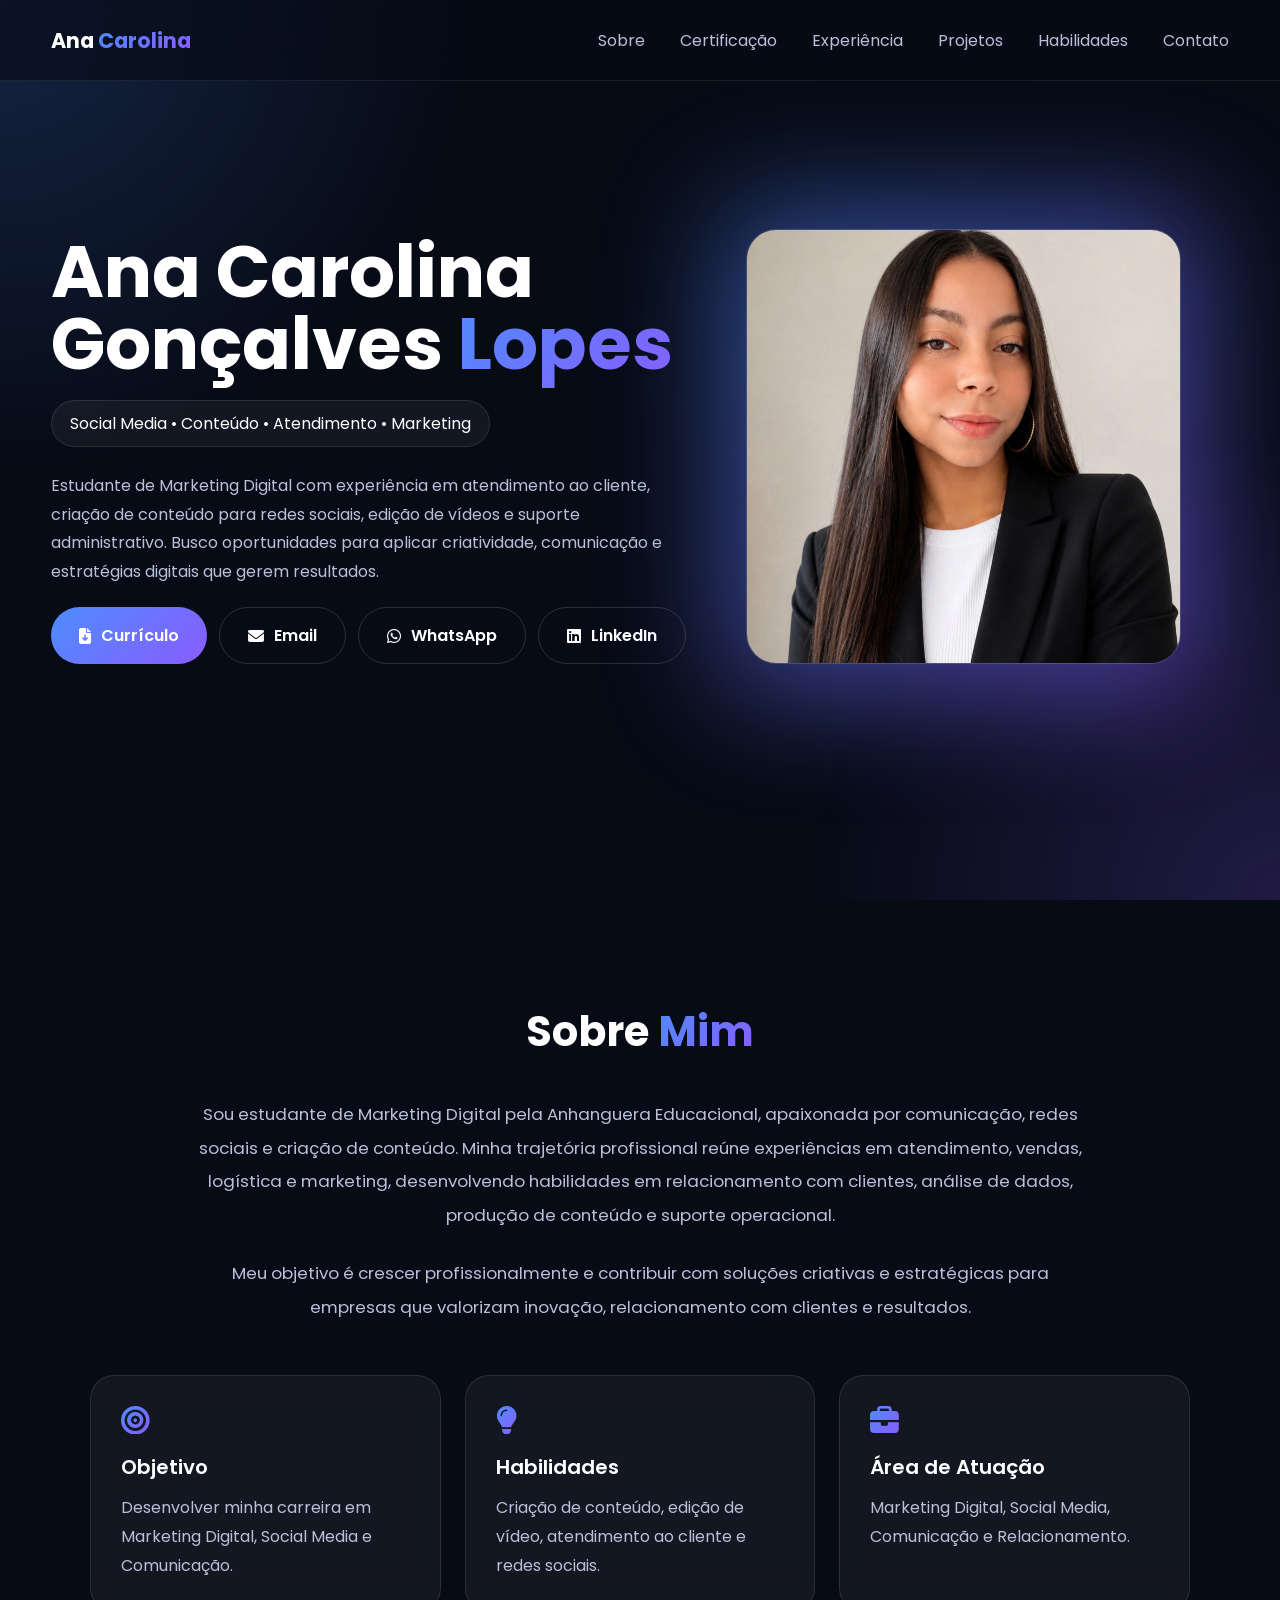
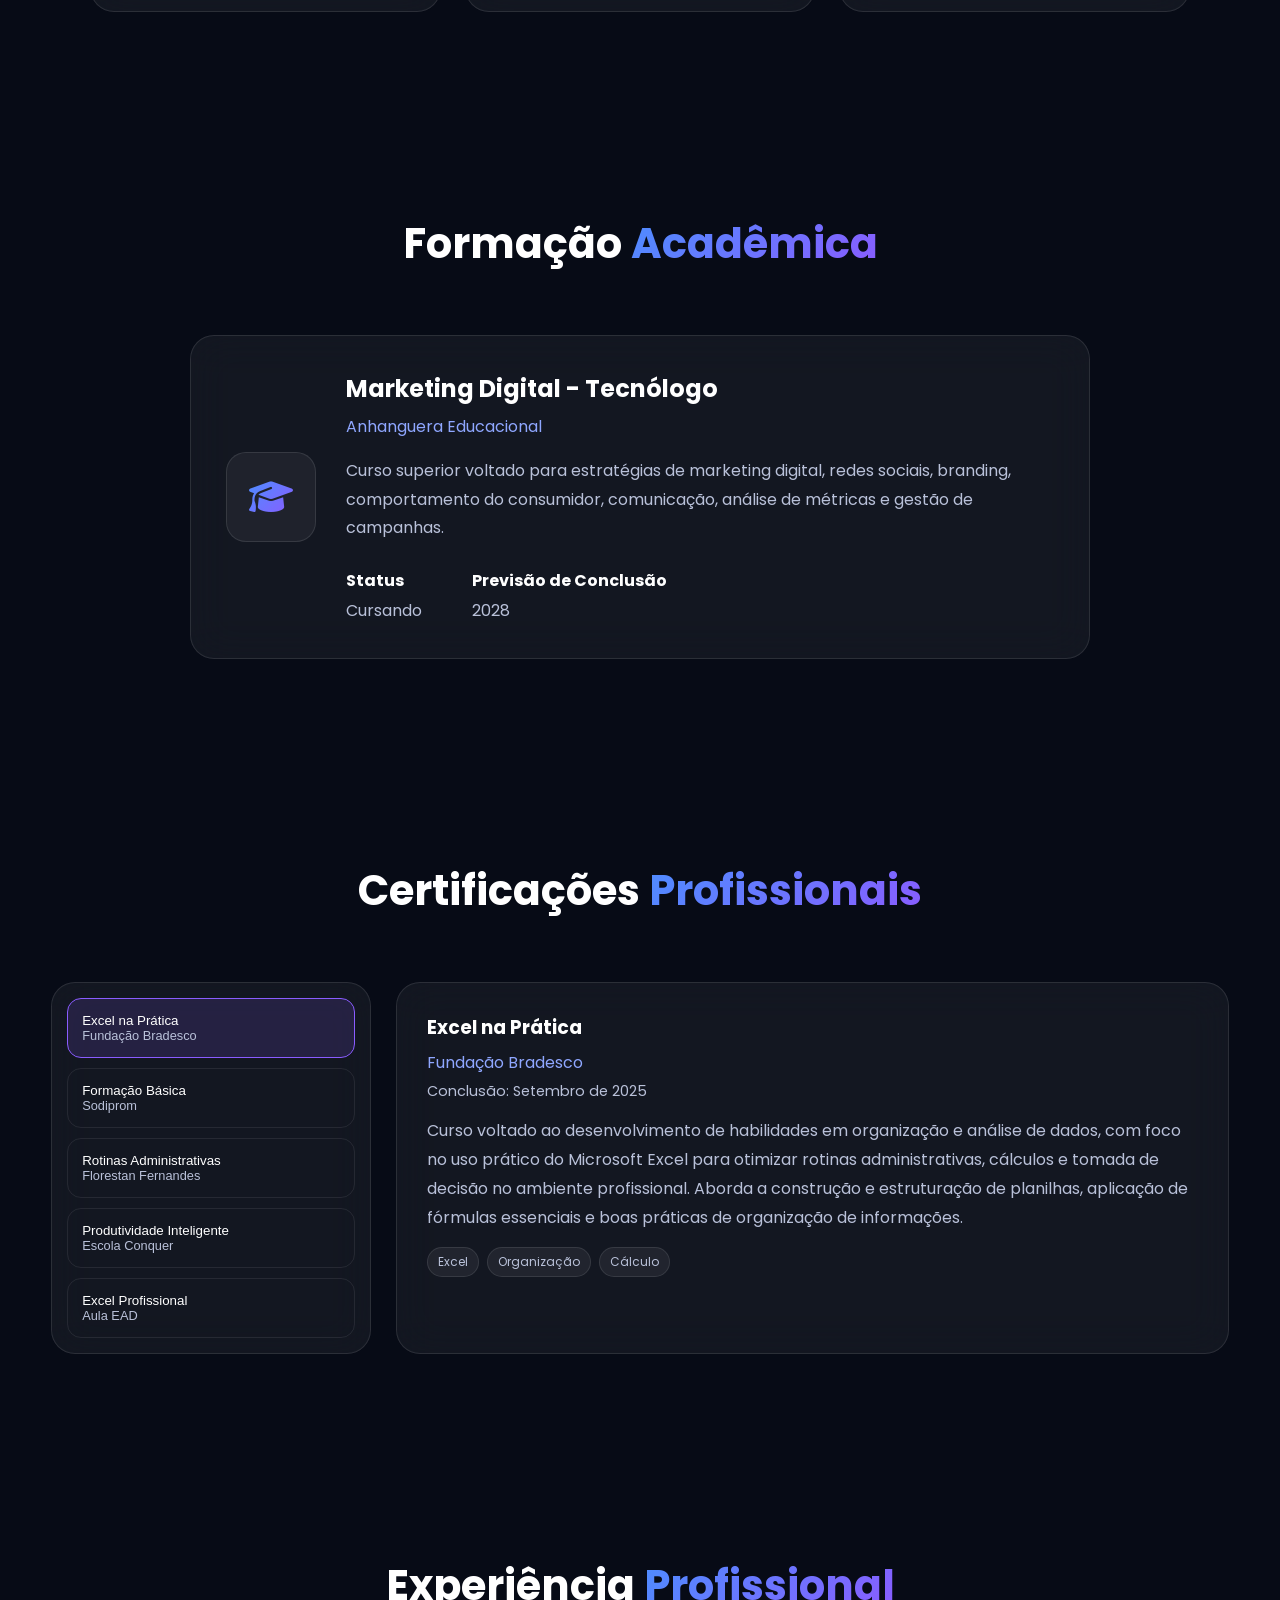
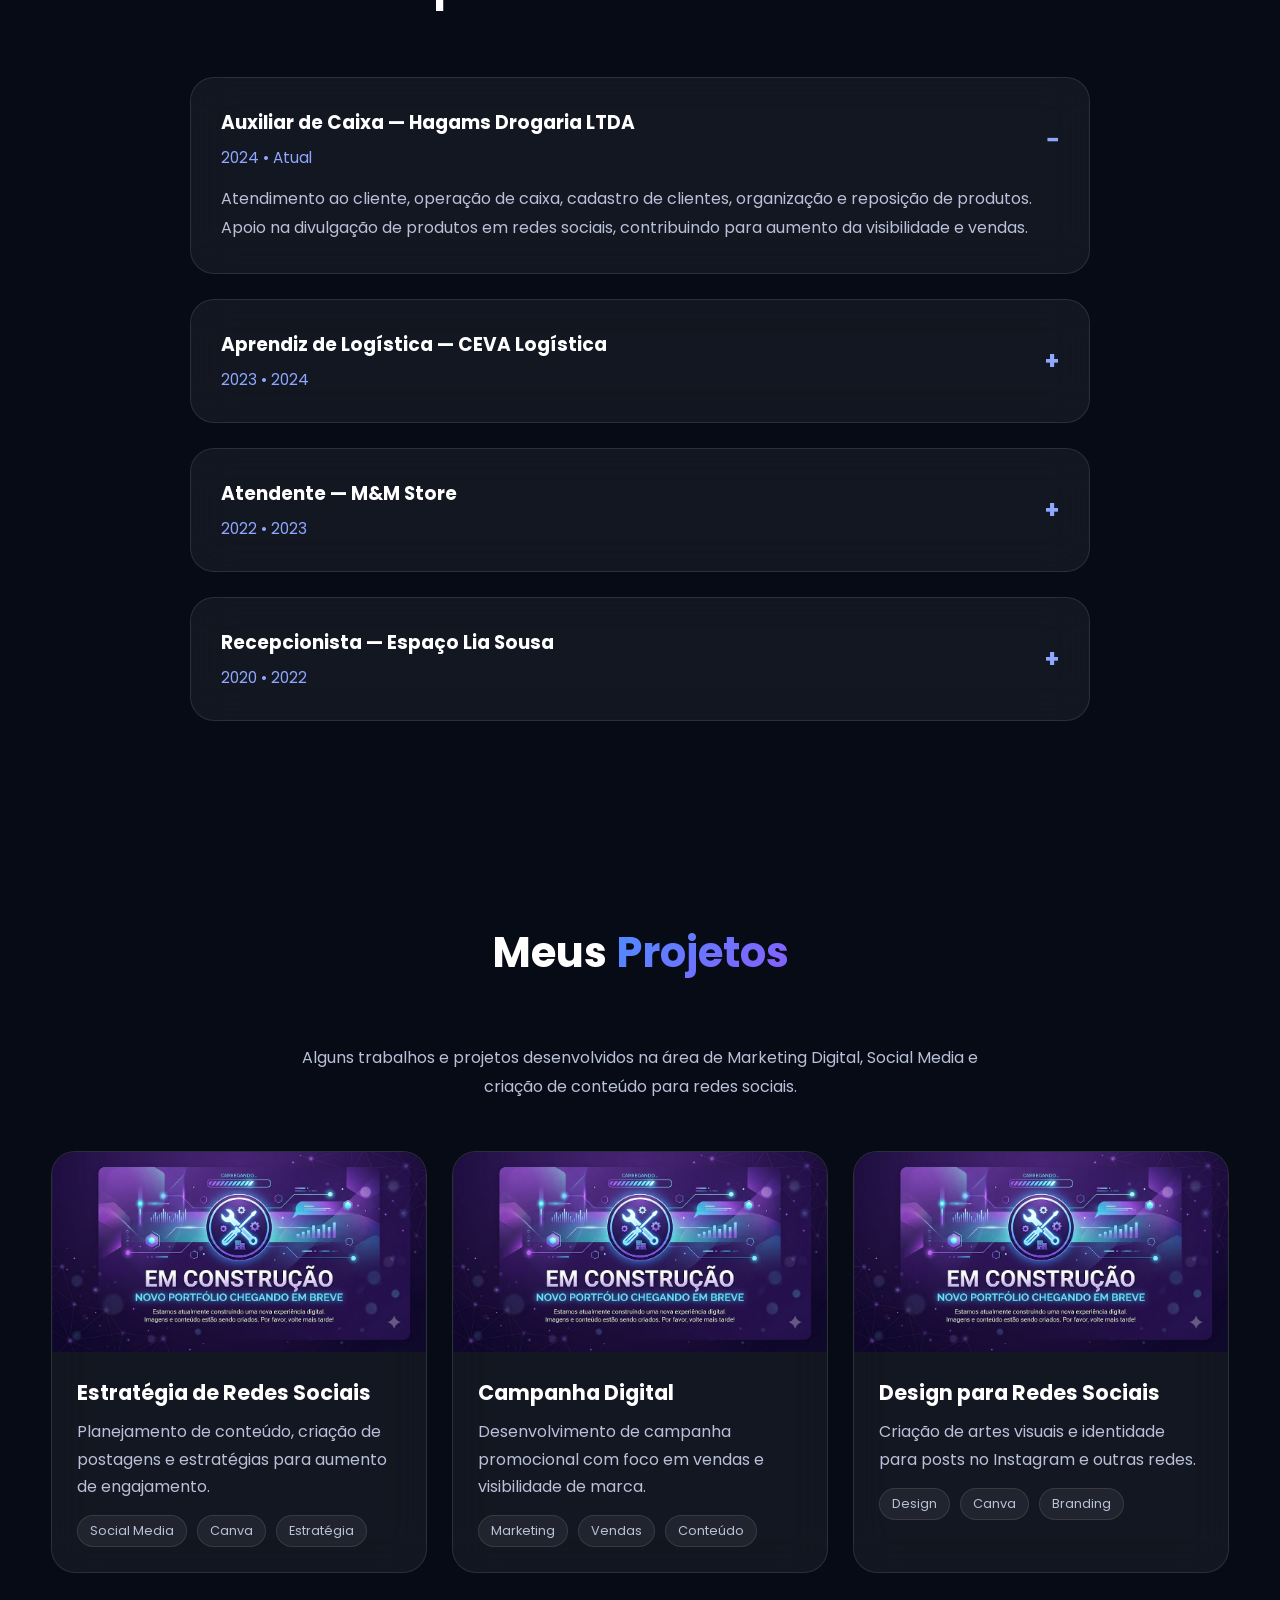
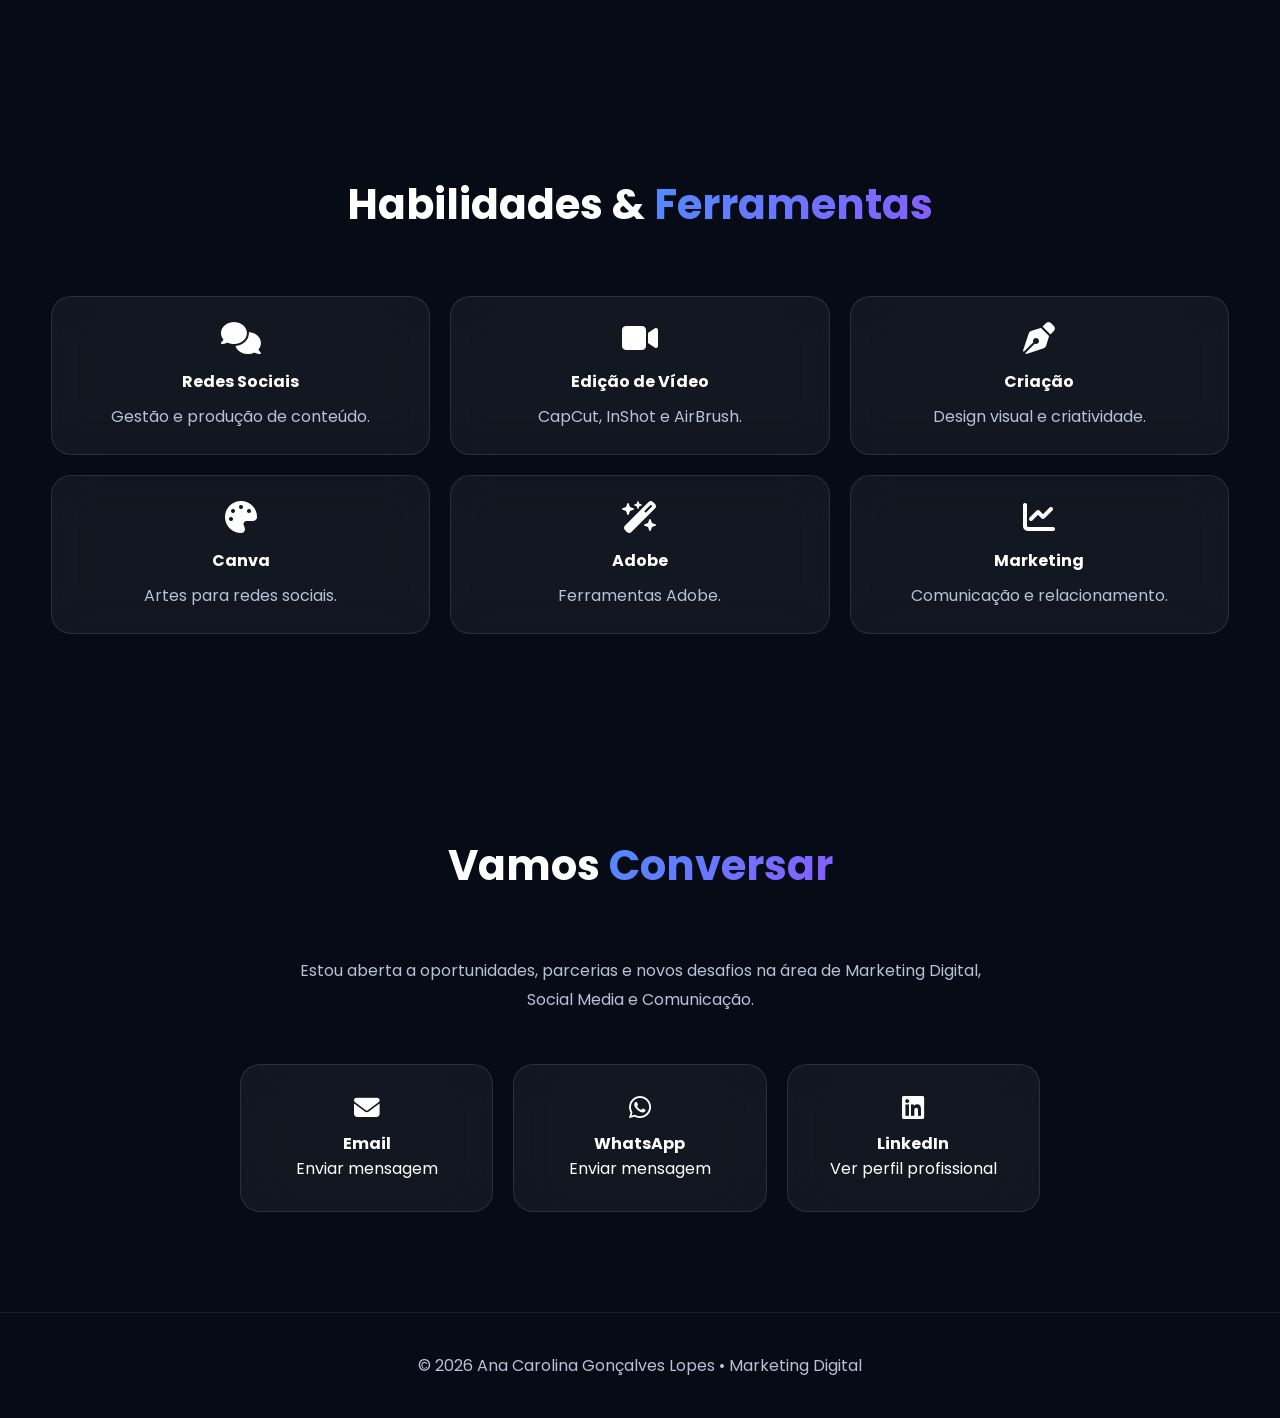
<file: index.html>
<!DOCTYPE html>
<html lang="pt-BR">

<head>
    <meta charset="UTF-8">
    <meta name="viewport" content="width=device-width, initial-scale=1.0">

    <title>Ana Carolina | Marketing Digital</title>

    <link rel="preconnect" href="https://fonts.googleapis.com">
    <link rel="preconnect" href="https://fonts.gstatic.com" crossorigin>

    <link href="https://fonts.googleapis.com/css2?family=Poppins:wght@300;400;500;600;700;800&display=swap"
        rel="stylesheet">

    <link rel="stylesheet" href="https://cdnjs.cloudflare.com/ajax/libs/font-awesome/6.5.2/css/all.min.css">

    <link rel="icon" type="image/png" href="uploads/img/favicon.png">

    <link rel="stylesheet" href="style.css">

</head>

<body>

    <header class="header">

        <div class="container nav">

            <a href="#" class="logo">
                Ana<span> Carolina</span>
            </a>

            <nav>

                <ul class="nav-links">

                    <li>
                        <a href="#about">Sobre</a>
                    </li>

                    <li>
                        <a href="#education">Certificação</a>
                    </li>

                    <li>
                        <a href="#experience">Experiência</a>
                    </li>

                    <li>
                        <a href="#projects">Projetos</a>
                    </li>

                    <li>
                        <a href="#skills">Habilidades</a>
                    </li>

                    <li>
                        <a href="#contact">Contato</a>
                    </li>

                </ul>

            </nav>

        </div>

    </header>


    <section class="hero">

        <div class="container">

            <div class="hero-grid">

                <div>
                    <h1>
                        Ana Carolina Gonçalves <span class="gradient">Lopes</span>
                    </h1>

                    <div class="badge">
                        Social Media • Conteúdo • Atendimento • Marketing
                    </div>

                    <p>
                        Estudante de Marketing Digital com experiência em atendimento ao cliente,
                        criação de conteúdo para redes sociais, edição de vídeos e suporte
                        administrativo. Busco oportunidades para aplicar criatividade,
                        comunicação e estratégias digitais que gerem resultados.
                    </p>

                    <div class="buttons">

                        <a href="./uploads/curriculo/Curriculo-AnaCarolina.pdf" download class="btn btn-primary">
                            <i class="fa-solid fa-file-arrow-down"></i>
                            Currículo
                        </a>

                        <a href="mailto:analopes3108@gmail.com" class="btn btn-secondary">
                            <i class="fa-solid fa-envelope"></i>
                            Email
                        </a>

                        <a href="https://wa.me/5511933478019" class="btn btn-secondary">
                            <i class="fab fa-whatsapp"></i>
                            WhatsApp
                        </a>

                        <a href="https://www.linkedin.com/in/analopes31/" class="btn btn-secondary">
                            <i class="fab fa-linkedin"></i>
                            LinkedIn
                        </a>

                    </div>

                </div>

                <div class="photo-wrapper">
                    <img src="uploads/img/foto.png" class="photo" alt="Ana Carolina Gonçalves Lopes">
                </div>

            </div>

        </div>

    </section>

    <section id="about">

        <div class="container">

            <div class="about">

                <h2 class="section-title">
                    Sobre <span class="gradient">Mim</span>
                </h2>

                <p class="about-text">
                    Sou estudante de Marketing Digital pela Anhanguera Educacional,
                    apaixonada por comunicação, redes sociais e criação de conteúdo.
                    Minha trajetória profissional reúne experiências em atendimento,
                    vendas, logística e marketing, desenvolvendo habilidades em
                    relacionamento com clientes, análise de dados, produção de conteúdo
                    e suporte operacional.
                </p>

                <p class="about-text">
                    Meu objetivo é crescer profissionalmente e contribuir com soluções
                    criativas e estratégicas para empresas que valorizam inovação,
                    relacionamento com clientes e resultados.
                </p>

                <div class="about-highlights">

                    <div class="about-card glass">
                        <i class="fa-solid fa-bullseye"></i>

                        <h3>Objetivo</h3>

                        <p>
                            Desenvolver minha carreira em Marketing Digital,
                            Social Media e Comunicação.
                        </p>
                    </div>

                    <div class="about-card glass">
                        <i class="fa-solid fa-lightbulb"></i>

                        <h3>Habilidades</h3>

                        <p>
                            Criação de conteúdo, edição de vídeo,
                            atendimento ao cliente e redes sociais.
                        </p>
                    </div>

                    <div class="about-card glass">
                        <i class="fa-solid fa-briefcase"></i>

                        <h3>Área de Atuação</h3>

                        <p>
                            Marketing Digital, Social Media,
                            Comunicação e Relacionamento.
                        </p>
                    </div>

                </div>

            </div>

        </div>

    </section>

    <section id="education">

        <div class="container">

            <h2 class="section-title">
                Formação <span class="gradient">Acadêmica</span>
            </h2>

            <div class="education-card glass">
                <div class="education-icon">
                    <i class="fa-solid fa-graduation-cap"></i>
                </div>

            <div class="education-content">
                <h3>Marketing Digital - Tecnólogo</h3>
                <span class="education-school"> Anhanguera Educacional </span>
                <p> Curso superior voltado para estratégias de marketing digital, redes sociais, branding, comportamento do
                    consumidor, comunicação, análise de métricas e gestão de campanhas. </p>
                <div class="education-info">
                    <div> <strong>Status</strong> <span>Cursando</span> </div>
                    <div> <strong>Previsão de Conclusão</strong> <span>2028</span>

                    </div>
                </div>
            </div>
        </div>
    </section>

    <section id="courses">

        <div class="container">

            <h2 class="section-title">
                Certificações <span class="gradient">Profissionais</span>
            </h2>

            <div class="cert-container">

                <!-- LISTA -->
                <div class="cert-list glass">

                    <button class="cert-item active" onclick="showCert(0)">
                        Excel na Prática
                        <span>Fundação Bradesco</span>
                    </button>

                    <button class="cert-item" onclick="showCert(1)">
                        Formação Básica
                        <span>Sodiprom</span>
                    </button>

                    <button class="cert-item" onclick="showCert(2)">
                        Rotinas Administrativas
                        <span>Florestan Fernandes</span>
                    </button>

                    <button class="cert-item" onclick="showCert(3)">
                        Produtividade Inteligente
                        <span>Escola Conquer</span>
                    </button>

                    <button class="cert-item" onclick="showCert(4)">
                        Excel Profissional
                        <span>Aula EAD</span>
                    </button>

                </div>

                <!-- DETALHE -->
                <div class="cert-detail glass" id="certDetail">

                    <h3>Excel na Prática</h3>
                    <p class="cert-org">Fundação Bradesco</p>
                    <p class="cert-date">Conclusão: Setembro de 2025</p>

                    <p class="cert-desc">
                        Curso voltado ao desenvolvimento de habilidades em organização e análise de dados, com foco no uso prático do Microsoft Excel para otimizar rotinas administrativas, cálculos e tomada de decisão no ambiente profissional. Aborda a construção e estruturação de planilhas, aplicação de fórmulas essenciais e boas práticas de organização de informações.
                    </p>

                    <div class="cert-tags">
                        <span>Excel</span>
                        <span>Organização</span>
                        <span>Cálculo</span>
                    </div>

                </div>

            </div>

        </div>

    </section>

    <section id="experience">

        <div class="container">

            <h2 class="section-title">
                Experiência <span class="gradient">Profissional</span>
            </h2>

            <div class="timeline">

                <details class="timeline-item glass" open>
                    <summary>
                        <div>
                            <h3>Auxiliar de Caixa — Hagams Drogaria LTDA</h3>
                            <span>2024 • Atual</span>
                        </div>
                    </summary>

                    <p>
                        Atendimento ao cliente, operação de caixa, cadastro de clientes,
                        organização e reposição de produtos. Apoio na divulgação de produtos
                        em redes sociais, contribuindo para aumento da visibilidade e vendas.
                    </p>
                </details>

                <details class="timeline-item glass">
                    <summary>
                        <div>
                            <h3>Aprendiz de Logística — CEVA Logística</h3>
                            <span>2023 • 2024</span>
                        </div>
                    </summary>

                    <p>
                        Análise de demandas de clientes, atualização de bases de dados,
                        acompanhamento de KPIs, gestão de processos de extravio,
                        análise documental, relacionamento com transportadoras
                        e pesquisas de satisfação.
                    </p>
                </details>

                <details class="timeline-item glass">
                    <summary>
                        <div>
                            <h3>Atendente — M&M Store</h3>
                            <span>2022 • 2023</span>
                        </div>
                    </summary>

                    <p>
                        Atendimento ao cliente, vendas, organização de estoque,
                        controle e arquivamento de fichas, reposição de mercadorias
                        e organização da loja.
                    </p>
                </details>

                <details class="timeline-item glass">
                    <summary>
                        <div>
                            <h3>Recepcionista — Espaço Lia Sousa</h3>
                            <span>2020 • 2022</span>
                        </div>
                    </summary>

                    <p>
                        Recepção e atendimento ao cliente, agendamento de horários,
                        suporte aos profissionais da área de beleza, divulgação de serviços
                        e criação de vídeos para redes sociais.
                    </p>
                </details>

            </div>


        </div>

    </section>

    <section id="projects">

        <div class="container">

            <h2 class="section-title">
                Meus <span class="gradient">Projetos</span>
            </h2>

            <p class="contact-description">
                Alguns trabalhos e projetos desenvolvidos na área de Marketing Digital,
                Social Media e criação de conteúdo para redes sociais.
            </p>

            <div class="projects-grid">

                <a href="uploads/projetos/projeto1.html" class="project-card glass">

                    <img src="uploads/projetos/img/capa/projeto1.jpg" alt="Gestão de Instagram">

                    <div class="project-content">
                        <h3>Estratégia de Redes Sociais</h3>
                        <p>
                            Planejamento de conteúdo, criação de postagens e estratégias para aumento de engajamento.
                        </p>

                        <div class="project-tags">
                            <span>Social Media</span>
                            <span>Canva</span>
                            <span>Estratégia</span>
                        </div>
                    </div>

                </a>

                <a href="uploads/projetos/projeto2.html" class="project-card glass">

                    <img src="uploads/projetos/img/capa/projeto2.jpg" alt="Campanha Digital">

                    <div class="project-content">
                        <h3>Campanha Digital</h3>
                        <p>
                            Desenvolvimento de campanha promocional com foco em vendas e visibilidade de marca.
                        </p>

                        <div class="project-tags">
                            <span>Marketing</span>
                            <span>Vendas</span>
                            <span>Conteúdo</span>
                        </div>
                    </div>

                </a>

                <a href="uploads/projetos/projeto3.html" class="project-card glass">

                    <img src="uploads/projetos/img/capa/projeto3.jpg" alt="Design para Redes Sociais">

                    <div class="project-content">
                        <h3>Design para Redes Sociais</h3>
                        <p>
                            Criação de artes visuais e identidade para posts no Instagram e outras redes.
                        </p>

                        <div class="project-tags">
                            <span>Design</span>
                            <span>Canva</span>
                            <span>Branding</span>
                        </div>
                    </div>

                </a>

            </div>

        </div>

    </section>

    <section id="skills">

        <div class="container">

            <h2 class="section-title">
                Habilidades & <span class="gradient">Ferramentas</span>
            </h2>

            <div class="skills">

                <div class="skill glass">
                    <i class="fa-solid fa-comments"></i>
                    <h4>Redes Sociais</h4>
                    <p>Gestão e produção de conteúdo.</p>
                </div>

                <div class="skill glass">
                    <i class="fa-solid fa-video"></i>
                    <h4>Edição de Vídeo</h4>
                    <p>CapCut, InShot e AirBrush.</p>
                </div>

                <div class="skill glass">
                    <i class="fa-solid fa-pen-nib"></i>
                    <h4>Criação</h4>
                    <p>Design visual e criatividade.</p>
                </div>

                <div class="skill glass">
                    <i class="fa-solid fa-palette"></i>
                    <h4>Canva</h4>
                    <p>Artes para redes sociais.</p>
                </div>

                <div class="skill glass">
                    <i class="fa-solid fa-wand-magic-sparkles"></i>
                    <h4>Adobe</h4>
                    <p>Ferramentas Adobe.</p>
                </div>

                <div class="skill glass">
                    <i class="fa-solid fa-chart-line"></i>
                    <h4>Marketing</h4>
                    <p>Comunicação e relacionamento.</p>
                </div>

            </div>

        </div>

    </section>


    <section id="contact">

        <div class="container contact">

            <h2 class="section-title">
                Vamos <span class="gradient">Conversar</span>
            </h2>

            <p class="contact-description">
                Estou aberta a oportunidades, parcerias e novos desafios na área de
                Marketing Digital, Social Media e Comunicação.
            </p>

            <div class="contact-grid">

                <a href="mailto:analopes3108@gmail.com" class="contact-card glass">
                    <i class="fa-solid fa-envelope"></i>
                    <h4>Email</h4>
                    <p>Enviar mensagem</p>
                </a>

                <a href="https://wa.me/5511933478019" class="contact-card glass">
                    <i class="fa-brands fa-whatsapp"></i>
                    <h4>WhatsApp</h4>
                    <p>Enviar mensagem</p>
                </a>

                <a href="https://www.linkedin.com/in/analopes31/" class="contact-card glass">
                    <i class="fa-brands fa-linkedin"></i>
                    <h4>LinkedIn</h4>
                    <p>Ver perfil profissional</p>
                </a>

            </div>

        </div>

    </section>


    <footer>
        © 2026 Ana Carolina Gonçalves Lopes • Marketing Digital
    </footer>

    <script>
    const certs = [
        {
            title: "Excel na Prática",
            org: "Fundação Bradesco",
            date: "Conclusão: Setembro de 2025",
            desc: "Curso voltado ao desenvolvimento de habilidades em organização e análise de dados, com foco no uso prático do Microsoft Excel para otimizar rotinas administrativas, cálculos e tomada de decisão no ambiente profissional. Aborda a construção e estruturação de planilhas, aplicação de fórmulas essenciais e boas práticas de organização de informações.",
            tags: ["Excel", "Organização", "Cálculo"]
        },
        {
            title: "Formação Básica para o Mundo do Trabalho",
            org: "Sodiprom",
            date: "Conclusão: Julho de 2019",
            desc: "Formação voltada ao desenvolvimento de competências essenciais para o ambiente de trabalho, com foco em comunicação eficaz, organização pessoal e profissional. Aborda práticas de convivência e postura no ambiente corporativo, estimulando responsabilidade e proatividade.",
            tags: ["Comunicação", "Organização"]
        },
        {
            title: "Rotinas Administrativas",
            org: "Fundação Florestan Fernandes",
            date: "Conclusão: Dezembro de 2023",
            desc: "Formação voltada para o desenvolvimento de habilidades em processos administrativos, atendimento ao público e suporte operacional. Aborda práticas essenciais de organização de rotinas administrativas e fluxo de informações. Desenvolve competências em comunicação, trabalho em equipe e resolução de demandas do dia a dia.",
            tags: ["Administração", "Comunicação"]
        },
        {
            title: "Produtividade Inteligente",
            org: "Escola Conquer",
            date: "Conclusão: Fevereiro de 2023",
            desc: "Curso voltado ao desenvolvimento de produtividade pessoal e profissional, com foco em melhoria de desempenho e gestão do tempo. Apresenta técnicas para organização de tarefas, definição de prioridades e aumento da eficiência no dia a dia. Trabalha estratégias para manter o foco e reduzir distrações em ambientes de estudo e trabalho.",
            tags: ["Produtividade", "Foco"]
        },
        {
            title: "Excel Profissional",
            org: "Aula EAD",
            date: "Conclusão: Junho de 2019",
            desc: "Curso voltado ao aprimoramento do uso profissional do Microsoft Excel, com foco na criação e gestão de planilhas. Aborda a construção de estruturas organizadas para controle de dados e informações. Desenvolve habilidades na aplicação de fórmulas e funções essenciais para análise de dados. Trabalha boas práticas de formatação e padronização de planilhas.",
            tags: ["Excel", "Planilhas"]
        }
    ];

    function showCert(index){
        const c = certs[index];
        const box = document.getElementById("certDetail");

        box.innerHTML = `
            <h3>${c.title}</h3>
            <p class="cert-org">${c.org}</p>
            <p class="cert-date">${c.date}</p>
            <p class="cert-desc">${c.desc}</p>
            <div class="cert-tags">
                ${c.tags.map(t => `<span>${t}</span>`).join("")}
            </div>
        `;

        document.querySelectorAll(".cert-item").forEach((el,i)=>{
            el.classList.toggle("active", i === index);
        });
    }
</script>

<nav class="bottom-nav">
    <a href="#about" class="nav-item">
        <i class="fa-solid fa-user"></i>
        <span>Sobre</span>
    </a>

    <a href="#education" class="nav-item">
        <i class="fa-solid fa-graduation-cap"></i>
        <span>Formação</span>
    </a>

    <a href="#projects" class="nav-item">
        <i class="fa-solid fa-briefcase"></i>
        <span>Projetos</span>
    </a>

    <a href="#contact" class="nav-item">
        <i class="fa-solid fa-envelope"></i>
        <span>Contato</span>
    </a>
</nav>

</body>

</html>
</file>
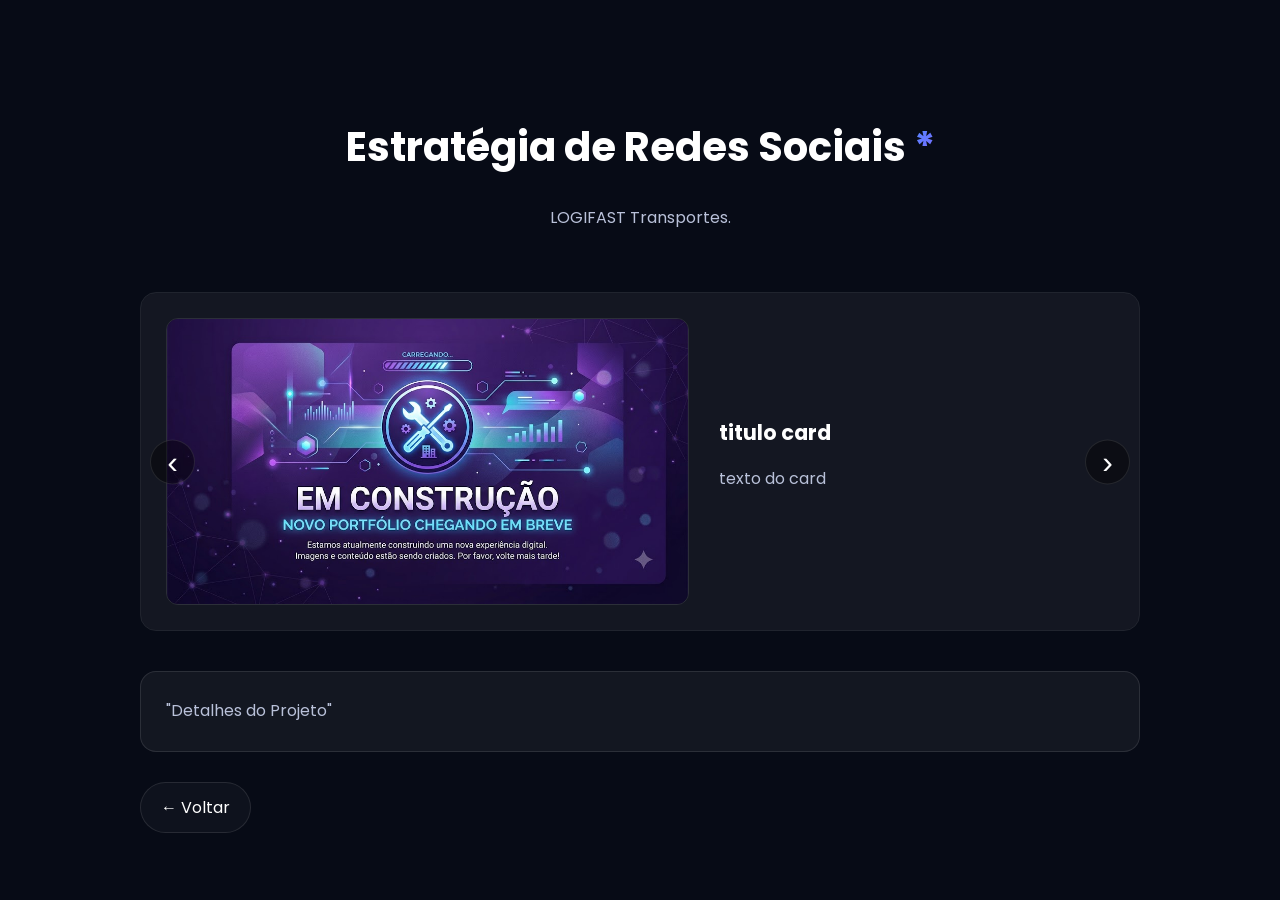
<file: uploads/projetos/projeto1.html>
<!DOCTYPE html>
<html lang="pt-BR">

<head>
<meta charset="UTF-8">
<meta name="viewport" content="width=device-width, initial-scale=1.0">
<title>Projeto</title>

<link href="https://fonts.googleapis.com/css2?family=Poppins:wght@300;400;500;600;700&display=swap" rel="stylesheet">

<style>
:root {
    --bg: #070B16;
    --text: #fff;
    --muted: #b9c1d9;
    --border: rgba(255,255,255,.1);
    --card: rgba(255,255,255,.05);
    --gradient: linear-gradient(135deg, #4D8DFF, #8A5CFF);
}

body {
    margin: 0;
    font-family: 'Poppins', sans-serif;
    background: var(--bg);
    color: var(--text);
}

.container {
    width: min(1000px, 92%);
    margin: auto;
}

/* HERO */
.hero {
    padding: 90px 0 20px;
    text-align: center;
}

.hero h1 {
    font-size: 2.5rem;
}

.gradient {
    background: var(--gradient);
    -webkit-background-clip: text;
    -webkit-text-fill-color: transparent;
}

.hero p {
    color: var(--muted);
    max-width: 700px;
    margin: auto;
    line-height: 1.8;
}

/* =========================
   CARROSSEL
========================= */

.carousel {
    position: relative;
    margin-top: 40px;
}

.viewport {
    overflow: hidden;
    border-radius: 16px;
    border: 1px solid var(--border);
}

.track {
    display: flex;
    transition: transform .5s ease;
}

/* SLIDE */
.slide {
    min-width: 100%;
    display: flex;
    align-items: center;
    gap: 30px;
    background: var(--card);
    padding: 25px;
    box-sizing: border-box;
}

/* imagem */
.slide img {
    width: 55%;
    border-radius: 12px;
    border: 1px solid var(--border);
    object-fit: cover;
}

/* texto */
.caption {
    width: 45%;
    color: var(--muted);
    line-height: 1.6;
}

/* título */
.caption h3 {
    margin: 0 0 10px 0;
    color: var(--text);
    font-size: 1.3rem;
}

/* setas */
.nav {
    position: absolute;
    top: 50%;
    transform: translateY(-50%);
    background: rgba(0,0,0,.4);
    border: 1px solid var(--border);
    color: white;
    font-size: 2rem;
    width: 45px;
    height: 45px;
    border-radius: 50%;
    cursor: pointer;
    z-index: 2;
}

.prev { left: 10px; }
.next { right: 10px; }

/* INFO */
.info {
    margin-top: 40px;
    padding: 25px;
    border-radius: 16px;
    background: var(--card);
    border: 1px solid var(--border);
    color: var(--muted);
    line-height: 1.8;
}

.back {
    display: inline-block;
    margin-top: 30px;
    text-decoration: none;
    color: var(--text);
    padding: 12px 20px;
    border: 1px solid var(--border);
    border-radius: 999px;
    background: rgba(255,255,255,.03);
    transition: .2s;
}

.back:hover {
    background: rgba(255,255,255,.08);
    transform: translateY(-2px);
}

/* RESPONSIVO */
@media(max-width: 768px){
    .slide {
        flex-direction: column;
    }

    .slide img,
    .caption {
        width: 100%;
    }

    .hero h1 {
        font-size: 2rem;
    }
}

</style>
</head>

<body>

<div class="container">

<!-- HERO -->
<div class="hero">
    <h1>Estratégia de Redes Sociais <span class="gradient">*</span></h1>
    <p>LOGIFAST Transportes.</p>
</div>

<!-- CARROSSEL -->
<div class="carousel">

    <button class="nav prev" onclick="move(-1)">‹</button>
    <button class="nav next" onclick="move(1)">›</button>

    <div class="viewport">
        <div class="track" id="track">

            <div class="slide">
                <img src="img/galeria/projeto1/img1.jpg">
                <div class="caption">
                    <h3>titulo card</h3>
                    <p>
                        texto do card
                    </p>
                </div>
            </div>

            <div class="slide">
                <img src="img/galeria/projeto1/img2.jpg">
                <div class="caption">
                    <h3>titulo card</h3>
                    <p>
                        texto do card
                    </p>
                </div>
            </div>

            <div class="slide">
                <img src="img/galeria/projeto1/img3.jpg">
                <div class="caption">
                    <h3>titulo card</h3>
                    <p>
                        texto do card
                    </p>
                </div>
            </div>

        </div>
    </div>

</div>

<!-- INFO -->
<div class="info">
    "Detalhes do Projeto"
</div>

<a href="../../index.html" class="back">← Voltar</a>

</div>

<script>

let index = 0;

function move(direction){
    const track = document.getElementById('track');
    const slides = document.querySelectorAll('.slide');

    index += direction;

    if(index < 0){
        index = slides.length - 1;
    }

    if(index >= slides.length){
        index = 0;
    }

    track.style.transform = `translateX(-${index * 100}%)`;
}

</script>

</body>
</html>
</file>
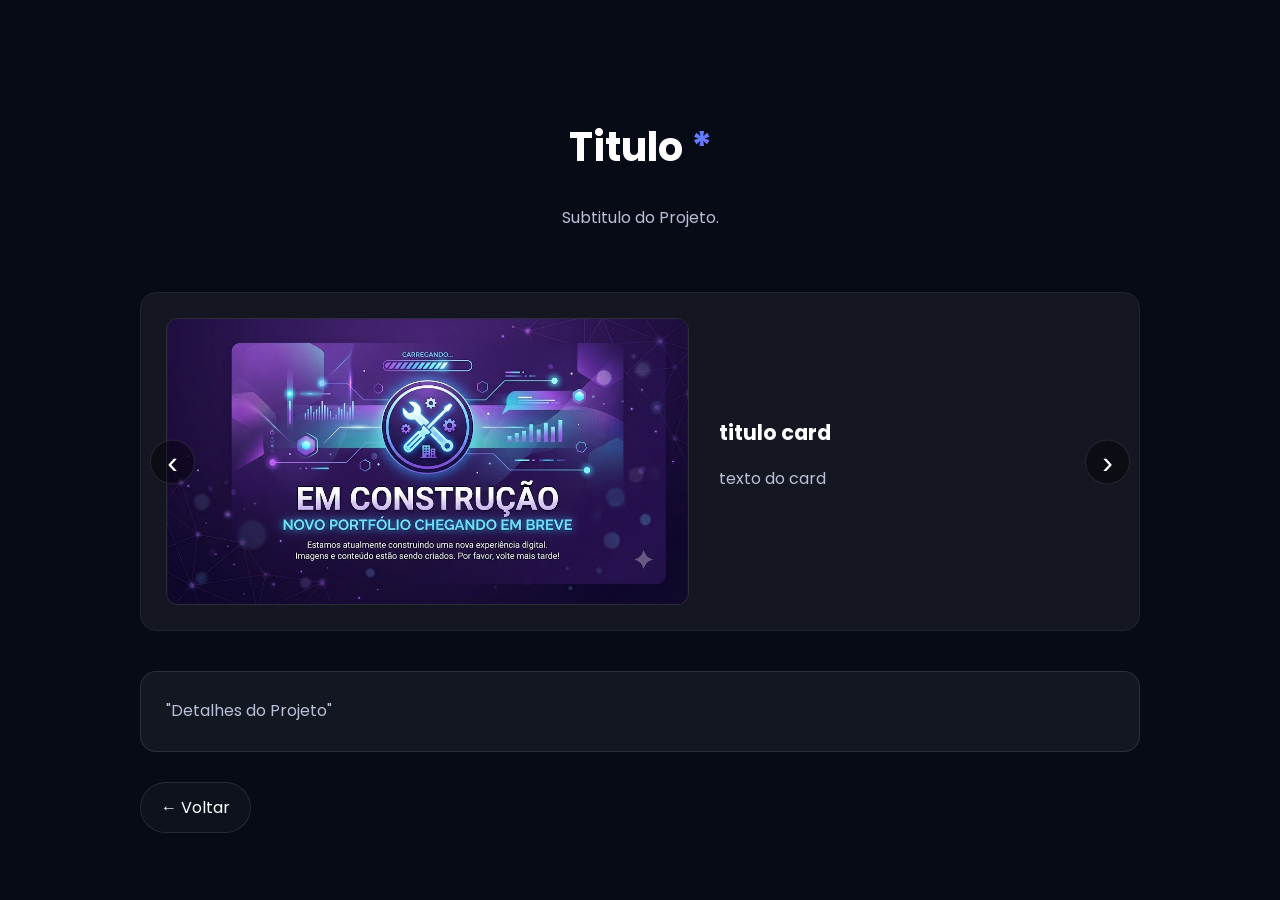
<file: uploads/projetos/projeto2.html>
<!DOCTYPE html>
<html lang="pt-BR">

<head>
<meta charset="UTF-8">
<meta name="viewport" content="width=device-width, initial-scale=1.0">
<title>Projeto</title>

<link href="https://fonts.googleapis.com/css2?family=Poppins:wght@300;400;500;600;700&display=swap" rel="stylesheet">

<style>
:root {
    --bg: #070B16;
    --text: #fff;
    --muted: #b9c1d9;
    --border: rgba(255,255,255,.1);
    --card: rgba(255,255,255,.05);
    --gradient: linear-gradient(135deg, #4D8DFF, #8A5CFF);
}

body {
    margin: 0;
    font-family: 'Poppins', sans-serif;
    background: var(--bg);
    color: var(--text);
}

.container {
    width: min(1000px, 92%);
    margin: auto;
}

/* HERO */
.hero {
    padding: 90px 0 20px;
    text-align: center;
}

.hero h1 {
    font-size: 2.5rem;
}

.gradient {
    background: var(--gradient);
    -webkit-background-clip: text;
    -webkit-text-fill-color: transparent;
}

.hero p {
    color: var(--muted);
    max-width: 700px;
    margin: auto;
    line-height: 1.8;
}

/* =========================
   CARROSSEL
========================= */

.carousel {
    position: relative;
    margin-top: 40px;
}

.viewport {
    overflow: hidden;
    border-radius: 16px;
    border: 1px solid var(--border);
}

.track {
    display: flex;
    transition: transform .5s ease;
}

/* SLIDE */
.slide {
    min-width: 100%;
    display: flex;
    align-items: center;
    gap: 30px;
    background: var(--card);
    padding: 25px;
    box-sizing: border-box;
}

/* imagem */
.slide img {
    width: 55%;
    border-radius: 12px;
    border: 1px solid var(--border);
    object-fit: cover;
}

/* texto */
.caption {
    width: 45%;
    color: var(--muted);
    line-height: 1.6;
}

/* título */
.caption h3 {
    margin: 0 0 10px 0;
    color: var(--text);
    font-size: 1.3rem;
}

/* setas */
.nav {
    position: absolute;
    top: 50%;
    transform: translateY(-50%);
    background: rgba(0,0,0,.4);
    border: 1px solid var(--border);
    color: white;
    font-size: 2rem;
    width: 45px;
    height: 45px;
    border-radius: 50%;
    cursor: pointer;
    z-index: 2;
}

.prev { left: 10px; }
.next { right: 10px; }

/* INFO */
.info {
    margin-top: 40px;
    padding: 25px;
    border-radius: 16px;
    background: var(--card);
    border: 1px solid var(--border);
    color: var(--muted);
    line-height: 1.8;
}

.back {
    display: inline-block;
    margin-top: 30px;
    text-decoration: none;
    color: var(--text);
    padding: 12px 20px;
    border: 1px solid var(--border);
    border-radius: 999px;
    background: rgba(255,255,255,.03);
    transition: .2s;
}

.back:hover {
    background: rgba(255,255,255,.08);
    transform: translateY(-2px);
}

/* RESPONSIVO */
@media(max-width: 768px){
    .slide {
        flex-direction: column;
    }

    .slide img,
    .caption {
        width: 100%;
    }

    .hero h1 {
        font-size: 2rem;
    }
}

</style>
</head>

<body>

<div class="container">

<!-- HERO -->
<div class="hero">
    <h1>Titulo <span class="gradient">*</span></h1>
    <p>Subtitulo do Projeto.</p>
</div>

<!-- CARROSSEL -->
<div class="carousel">

    <button class="nav prev" onclick="move(-1)">‹</button>
    <button class="nav next" onclick="move(1)">›</button>

    <div class="viewport">
        <div class="track" id="track">

            <div class="slide">
                <img src="img/galeria/projeto1/img1.jpg">
                <div class="caption">
                    <h3>titulo card</h3>
                    <p>
                        texto do card
                    </p>
                </div>
            </div>

            <div class="slide">
                <img src="img/galeria/projeto1/img2.jpg">
                <div class="caption">
                    <h3>titulo card</h3>
                    <p>
                        texto do card
                    </p>
                </div>
            </div>

            <div class="slide">
                <img src="img/galeria/projeto1/img3.jpg">
                <div class="caption">
                    <h3>titulo card</h3>
                    <p>
                        texto do card
                    </p>
                </div>
            </div>

        </div>
    </div>

</div>

<!-- INFO -->
<div class="info">
    "Detalhes do Projeto"
</div>

<a href="../../index.html" class="back">← Voltar</a>

</div>

<script>

let index = 0;

function move(direction){
    const track = document.getElementById('track');
    const slides = document.querySelectorAll('.slide');

    index += direction;

    if(index < 0){
        index = slides.length - 1;
    }

    if(index >= slides.length){
        index = 0;
    }

    track.style.transform = `translateX(-${index * 100}%)`;
}

</script>

</body>
</html>
</file>
<file: style.css>
:root {
            --bg: #070B16;
            --card: rgba(255, 255, 255, .05);
            --border: rgba(255, 255, 255, .1);
            --text: #ffffff;
            --muted: #b9c1d9;
            --gradient: linear-gradient(135deg, #4D8DFF, #8A5CFF);
        }

        * {
            margin: 0;
            padding: 0;
            box-sizing: border-box;
        }

        html, body {
            width: 100%;
            overflow-x: hidden;
        }

        html {
            scroll-behavior: smooth;
        }

        body {
            font-family: 'Poppins', sans-serif;
            background: var(--bg);
            color: var(--text);
            overflow-x: hidden;
        }

        body::before {
            content: '';
            position: fixed;
            inset: 0;
            background:
                radial-gradient(circle at top left, #4d8dff33, transparent 30%),
                radial-gradient(circle at bottom right, #8a5cff33, transparent 30%);
            z-index: -2;
        }


        .header {
            position: fixed;
            top: 0;
            left: 0;
            width: 100%;
            z-index: 1000;

            background: rgba(7, 11, 22, .65);
            backdrop-filter: blur(20px);

            border-bottom: 1px solid rgba(255, 255, 255, .08);
        }

        .nav {
            height: 80px;
            display: flex;
            justify-content: space-between;
            align-items: center;
        }

        .logo {
            text-decoration: none;
            color: white;
            justify-self: center;
            font-size: 1.3rem;
            font-weight: 700;
        }

        .logo span {
            background: var(--gradient);
            background-clip: text;
            -webkit-background-clip: text;
            -webkit-text-fill-color: transparent;
        }

        .nav-links {
            display: flex;
            gap: 35px;
            list-style: none;
        }

        .nav-links a {
            color: var(--muted);
            text-decoration: none;

            transition: .3s;
        }

        .nav-links a:hover {
            color: white;
        }


        .container {
            width: min(1180px, 92%);
            margin: auto;
        }

        section {
            padding: 100px 0;
        }

        h2.section-title {
            text-align: center;
            font-size: 2.6rem;
            margin-bottom: 60px;
        }

        .gradient {
            background: var(--gradient);
            background-clip: text;
            -webkit-background-clip: text;
            -webkit-text-fill-color: transparent;
        }

        .glass {
            background: var(--card);
            backdrop-filter: blur(20px);
            border: 1px solid var(--border);
        }

        .hero {
            min-height: 100vh;
            display: flex;
            align-items: center;
        }

        .hero-grid {
            display: grid;
            grid-template-columns: 1.1fr .9fr;
            gap: 60px;
            align-items: center;
        }

        .badge {
            display: inline-flex;
            align-items: center;
            gap: 10px;
            padding: 10px 18px;
            border-radius: 999px;
            background: rgba(255, 255, 255, .05);
            border: 1px solid rgba(255, 255, 255, .1);
            margin-bottom: 25px;
        }

        .hero h1 {
            font-size: 4.5rem;
            line-height: 1;
            margin-bottom: 20px;
        }

        .hero h3 {
            font-weight: 500;
            color: var(--muted);
            margin-bottom: 25px;
        }

        .hero p {
            color: var(--muted);
            line-height: 1.8;
            max-width: 650px;
        }

        .buttons {
            display: flex;
            flex-wrap: wrap;
            gap: 12px;
            margin-top: 20px;
            flex-wrap: nowrap
        }

        .buttons .btn {
            display: flex;
            align-items: center;
            gap: 10px;
        }

        .btn {
            text-decoration: none;
            padding: 15px 28px;
            border-radius: 999px;
            font-weight: 600;
            transition: .3s;
        }

        .btn-primary {
            background: var(--gradient);
            color: white;
        }

        .btn-secondary {
            border: 1px solid rgba(255, 255, 255, .15);
            color: white;
        }

        .btn:hover {
            transform: translateY(-3px);
        }

        .photo-wrapper {
            position: relative;
        }

        .photo-wrapper::before {
            content: '';
            position: absolute;
            inset: -20px;
            background: var(--gradient);
            filter: blur(60px);
            opacity: .55;
            border-radius: 30px;
        }

        .photo {
            position: relative;
            z-index: 2;
            width: 100%;
            border-radius: 30px;
            border: 1px solid rgba(255, 255, 255, .15);
        }

        .stats {
            display: grid;
            grid-template-columns: repeat(3, 1fr);
            gap: 20px;
            margin-top: 70px;
        }

        .stat {
            padding: 25px;
            text-align: center;
            border-radius: 20px;
        }

        .stat h3 {
            font-size: 2rem;
        }

        .stat p {
            margin-top: 10px;
        }

        .timeline {
            max-width: 900px;
            margin: auto;
            display: flex;
            flex-direction: column;
            gap: 25px;
        }

        .timeline-item {
            padding: 25px 30px;
            border-radius: 24px;
        }

        .timeline-item summary {
            list-style: none;
            cursor: pointer;
            display: flex;
            justify-content: space-between;
            align-items: center;
        }

        .timeline-item summary::-webkit-details-marker {
            display: none;
        }

        .timeline-item summary::after {
            content: '+';
            font-size: 1.5rem;
            font-weight: 700;
            color: #8fa7ff;
            transition: .3s;
        }

        .timeline-item[open] summary::after {
            content: '−';
        }

        .timeline-item p {
            margin-top: 20px;
            color: var(--muted);
            line-height: 1.8;
        }

        .timeline-item {
            padding: 30px;
            border-radius: 24px;
        }

        .timeline-item h3 {
            margin-bottom: 8px;
        }

        .timeline-item span {
            color: #8fa7ff;
            font-size: .95rem;
        }

        .timeline-item p {
            margin-top: 15px;
            color: var(--muted);
            line-height: 1.8;
        }

        /* =========================
        SOBRE MIM
        ========================= */

        .about {
            max-width: 1100px;
            margin: auto;
        }

        .about .section-title {
            margin-bottom: 35px;
        }

        .about-text {
            max-width: 900px;
            margin: 0 auto 25px;
            text-align: center;

            color: var(--muted);
            line-height: 2;
            font-size: 1.05rem;
        }

        .about-highlights {
            display: grid;
            grid-template-columns: repeat(3, 1fr);
            gap: 24px;

            margin-top: 50px;
        }

        .about-card {
            padding: 30px;
            border-radius: 24px;

            transition: .3s ease;
        }

        .about-card:hover {
            transform: translateY(-6px);
            border-color: rgba(138, 92, 255, .35);
        }

        .about-card i {
            font-size: 1.8rem;

            margin-bottom: 18px;

            background: var(--gradient);
            background-clip: text;
            -webkit-background-clip: text;
            -webkit-text-fill-color: transparent;
        }

        .about-card h3 {
            margin-bottom: 12px;

            font-size: 1.25rem;
            font-weight: 600;
        }

        .about-card p {
            color: var(--muted);
            line-height: 1.8;
        }

        /* =========================
        RESPONSIVO
        ========================= */

        @media(max-width:900px) {

            .about-highlights {
                grid-template-columns: 1fr;
            }

            .about-text {
                text-align: left;
            }

        }

        /* =========================
        Certificação
        ========================= */

        .education-card {
            max-width: 900px;
            margin: auto;

            display: flex;
            align-items: center;
            gap: 30px;

            padding: 35px;
            border-radius: 24px;
        }

        .education-icon {
            min-width: 90px;
            width: 90px;
            height: 90px;

            display: flex;
            align-items: center;
            justify-content: center;

            border-radius: 20px;

            background: rgba(255, 255, 255, .05);
            border: 1px solid rgba(255, 255, 255, .1);
        }

        .education-icon i {
            font-size: 2.2rem;

            background: var(--gradient);
            background-clip: text;
            -webkit-background-clip: text;
            -webkit-text-fill-color: transparent;
        }

        .education-content h3 {
            font-size: 1.5rem;
            margin-bottom: 8px;
        }

        .education-school {
            display: block;
            color: #8fa7ff;
            margin-bottom: 18px;
        }

        .education-content p {
            color: var(--muted);
            line-height: 1.8;
        }

        .education-info {
            display: flex;
            gap: 50px;
            margin-top: 25px;
        }

        .education-info div {
            display: flex;
            flex-direction: column;
        }

        .education-info strong {
            margin-bottom: 5px;
        }

        .education-info span {
            color: var(--muted);
        }

        .cert-container {
            display: grid;
            grid-template-columns: 320px 1fr;
            gap: 25px;
            margin-top: 40px;
        }

        /* LISTA */
        .cert-list {
            padding: 15px;
            border-radius: 24px;
            display: flex;
            flex-direction: column;
            gap: 10px;
        }

        .cert-item {
            text-align: left;
            padding: 14px;
            border-radius: 14px;
            border: 1px solid rgba(255, 255, 255, .08);
            background: transparent;
            color: white;
            cursor: pointer;
            transition: .3s;
        }

        .cert-item span {
            display: block;
            font-size: .8rem;
            color: var(--muted);
        }

        .cert-item:hover {
            border-color: #8a5cff;
            transform: translateX(4px);
        }

        .cert-item.active {
            background: rgba(138, 92, 255, .15);
            border-color: #8a5cff;
        }

        /* DETALHE */
        .cert-detail {
            padding: 30px;
            border-radius: 24px;
        }

        .cert-detail h3 {
            margin-bottom: 8px;
        }

        .cert-org {
            color: #8fa7ff;
            margin-bottom: 6px;
        }

        .cert-date {
            color: var(--muted);
            font-size: .9rem;
            margin-bottom: 15px;
        }

        .cert-desc {
            color: var(--muted);
            line-height: 1.8;
            margin-bottom: 15px;
        }

        /* TAGS */
        .cert-tags {
            display: flex;
            flex-wrap: wrap;
            gap: 8px;
        }

        .cert-tags span {
            font-size: .75rem;
            padding: 5px 10px;
            border-radius: 999px;
            background: rgba(255, 255, 255, .06);
            border: 1px solid rgba(255, 255, 255, .1);
            color: var(--muted);
        }

        /* RESPONSIVO */
        @media (max-width: 900px) {
            .cert-container {
                grid-template-columns: 1fr;
            }
        }

        @media(max-width:900px) {

            .education-card {
                flex-direction: column;
                text-align: center;
            }

            .education-info {
                justify-content: center;
                flex-wrap: wrap;
                gap: 25px;
            }

        }

        @media (max-width: 900px) {
            .nav {
                justify-content: center;
            }

            .logo {
                justify-self: center;
                text-align: center;
            }
        }

        /* =========================
        PROJETOS
        ========================= */

        .projects-grid {
            display: grid;
            grid-template-columns: repeat(3, 1fr);
            gap: 25px;
            margin-top: 40px;
        }

        .project-card {
            border-radius: 24px;
            overflow: hidden;
            display: flex;
            flex-direction: column;
            text-decoration: none;
            color: inherit;
            transition: .3s ease;
        }

        .project-card:hover {
            transform: translateY(-8px);
            border-color: rgba(138, 92, 255, .35);
        }

        .project-card img {
            width: 100%;
            height: 200px;
            object-fit: cover;
            display: block;
            transition: .4s ease;
        }

        .project-card:hover img {
            transform: scale(1.05);
        }

        .project-content {
            padding: 25px;
        }

        .project-content h3 {
            margin-bottom: 10px;
            font-size: 1.3rem;
        }

        .project-content p {
            color: var(--muted);
            line-height: 1.7;
            margin-bottom: 15px;
        }

        .project-tags {
            display: flex;
            flex-wrap: wrap;
            gap: 10px;
        }

        .project-tags span {
            font-size: .8rem;
            padding: 6px 12px;
            border-radius: 999px;
            background: rgba(255, 255, 255, .06);
            border: 1px solid rgba(255, 255, 255, .1);
            color: var(--muted);
        }

        /* RESPONSIVO */
        @media(max-width:900px) {

            .projects-grid {
                grid-template-columns: 1fr;
            }

        }

        .skills {
            display: grid;
            grid-template-columns: repeat(3, 1fr);
            gap: 20px;
        }

        .skill {
            padding: 25px;
            border-radius: 20px;
            text-align: center;
        }

        .skill i {
            font-size: 2rem;
            margin-bottom: 15px;
        }

        .skill h4 {
            margin-bottom: 10px;
        }

        .skill p {
            color: var(--muted);
        }

        .contact {
            max-width: 800px;
            margin: auto;
            text-align: center;
        }

        .contact-grid {
            display: grid;
            grid-template-columns: repeat(auto-fit, minmax(220px, 1fr));
            gap: 20px;
            margin-top: 40px;
        }

        .contact-card {
            padding: 25px;
            border-radius: 20px;
        }

        .contact-card i {
            font-size: 1.6rem;
            margin-bottom: 10px;
        }

        .qr {
            margin-top: 50px;
        }

        .qr img {
            width: 180px;
            border-radius: 20px;
            background: white;
            padding: 10px;
        }


        .contact-description {
            max-width: 700px;
            margin: 0 auto 50px;
            color: var(--muted);
            text-align: center;
            line-height: 1.8;
        }

        .contact-card {
            text-decoration: none;
            color: inherit;
            padding: 30px;
            border-radius: 20px;
            transition: .3s;
        }

        .contact-card:hover {
            transform: translateY(-8px);
            border-color: #4D8DFF;
        }

        .portfolio-card {
            margin-top: 50px;
            padding: 30px;
            border-radius: 24px;
            display: flex;
            align-items: center;
            justify-content: space-between;
            gap: 30px;
        }

        .portfolio-card h3 {
            margin-bottom: 12px;
        }

        .portfolio-card p {
            color: var(--muted);
            line-height: 1.8;
        }

        .portfolio-card img {
            width: 160px;
            background: white;
            padding: 10px;
            border-radius: 16px;
        }


        footer {
            padding: 40px 20px;
            text-align: center;
            border-top: 1px solid rgba(255, 255, 255, .08);
            color: var(--muted);
        }

        @media(max-width:900px) {

            .hero {
                padding-top: 80px;
            }

            .hero-grid {
                grid-template-columns: 1fr;
            }

            .hero h1 {
                font-size: 3rem;
            }

            .stats {
                grid-template-columns: 1fr;
            }

            section {
                padding: 80px 0;
            }

        }

/* =========================
BOTTOM NAV MOBILE
========================= */

.bottom-nav {
    position: fixed;
    bottom: 0;
    left: 0;
    width: 100%;
    height: 70px;

    display: none;
    justify-content: space-around;
    align-items: center;

    background: rgba(7, 11, 22, 0.75);
    backdrop-filter: blur(20px);

    border-top: 1px solid rgba(255,255,255,0.08);
    z-index: 2000;
}

.nav-item {
    display: flex;
    flex-direction: column;
    align-items: center;
    justify-content: center;

    text-decoration: none;
    color: var(--muted);
    font-size: 0.7rem;

    transition: .2s;
}

.nav-item i {
    font-size: 1.2rem;
    margin-bottom: 4px;
}

.nav-item:hover,
.nav-item:focus {
    color: white;
    transform: translateY(-2px);
}

/* ativa apenas mobile */
@media (max-width: 900px) {

    .bottom-nav {
        display: flex;
    }

    /* evita conteúdo ficar escondido atrás do menu */
    body {
        padding-bottom: 80px;
    }

    /* opcional: esconder menu desktop */
    .nav-links {
        display: none;
    }
}

@media (max-width: 900px) {

    /* =========================
       RESET MOBILE GERAL
    ========================= */

    section {
        padding: 70px 0;
    }

    h2.section-title {
        font-size: 2rem;
        margin-bottom: 40px;
    }

    /* evita qualquer overflow */
    * {
        max-width: 100%;
    }

    /* =========================
       HERO
    ========================= */

    .hero-grid {
        grid-template-columns: 1fr;
        gap: 30px;
        text-align: center;
    }

    .hero h1 {
        font-size: 2.3rem;
    }

    .buttons {
        flex-wrap: wrap;
        justify-content: center;
    }

    .buttons {
    flex-direction: column;
    align-items: stretch;
    gap: 12px;
    }

    .buttons .btn {
        width: 100%;
        justify-content: center;
    }

    /* =========================
       ABOUT
    ========================= */

    @media (max-width: 900px) {

        #about .about-text {
            text-align: center;
            margin-left: auto;
            margin-right: auto;
        }

    }

    .about-highlights {
        grid-template-columns: 1fr;
    }

    /* =========================
       EDUCATION
    ========================= */

    .education-card {
        flex-direction: column;
        text-align: center;
        gap: 20px;
    }

    .education-info {
        justify-content: center;
        flex-wrap: wrap;
        gap: 20px;
    }

    @media (max-width: 900px) {

        #education .education-card {
            flex-direction: column;
            text-align: center;
            padding: 25px;
            gap: 20px;
        }

        #education .education-icon {
            margin: 0 auto;
        }

        #education .education-content p {
            text-align: center;
        }

        #education .education-info {
            justify-content: center;
            flex-wrap: wrap;
            gap: 20px;
        }

        #education .education-info div {
            min-width: 140px;
        }
    }

    @media (max-width: 900px) {

        #education .education-card {
            margin: 0 15px;
            width: auto;
            border-radius: 24px;
        }

    }

    /* =========================
       CERTS
    ========================= */

    .cert-container {
        grid-template-columns: 1fr;
    }

    .cert-list {
        flex-direction: row;
        overflow-x: auto;
        gap: 10px;
        padding-bottom: 10px;
    }

    .cert-item {
        min-width: 180px;
        flex-shrink: 0;
    }

    /* =========================
       PROJECTS
    ========================= */

    .projects-grid {
        grid-template-columns: 1fr;
    }

    /* =========================
       SKILLS
    ========================= */

    .skills {
        grid-template-columns: 1fr;
    }

    /* =========================
       NAV LINKS (desktop OFF)
    ========================= */

    .nav-links {
        display: none;
    }

    
}
</file>
